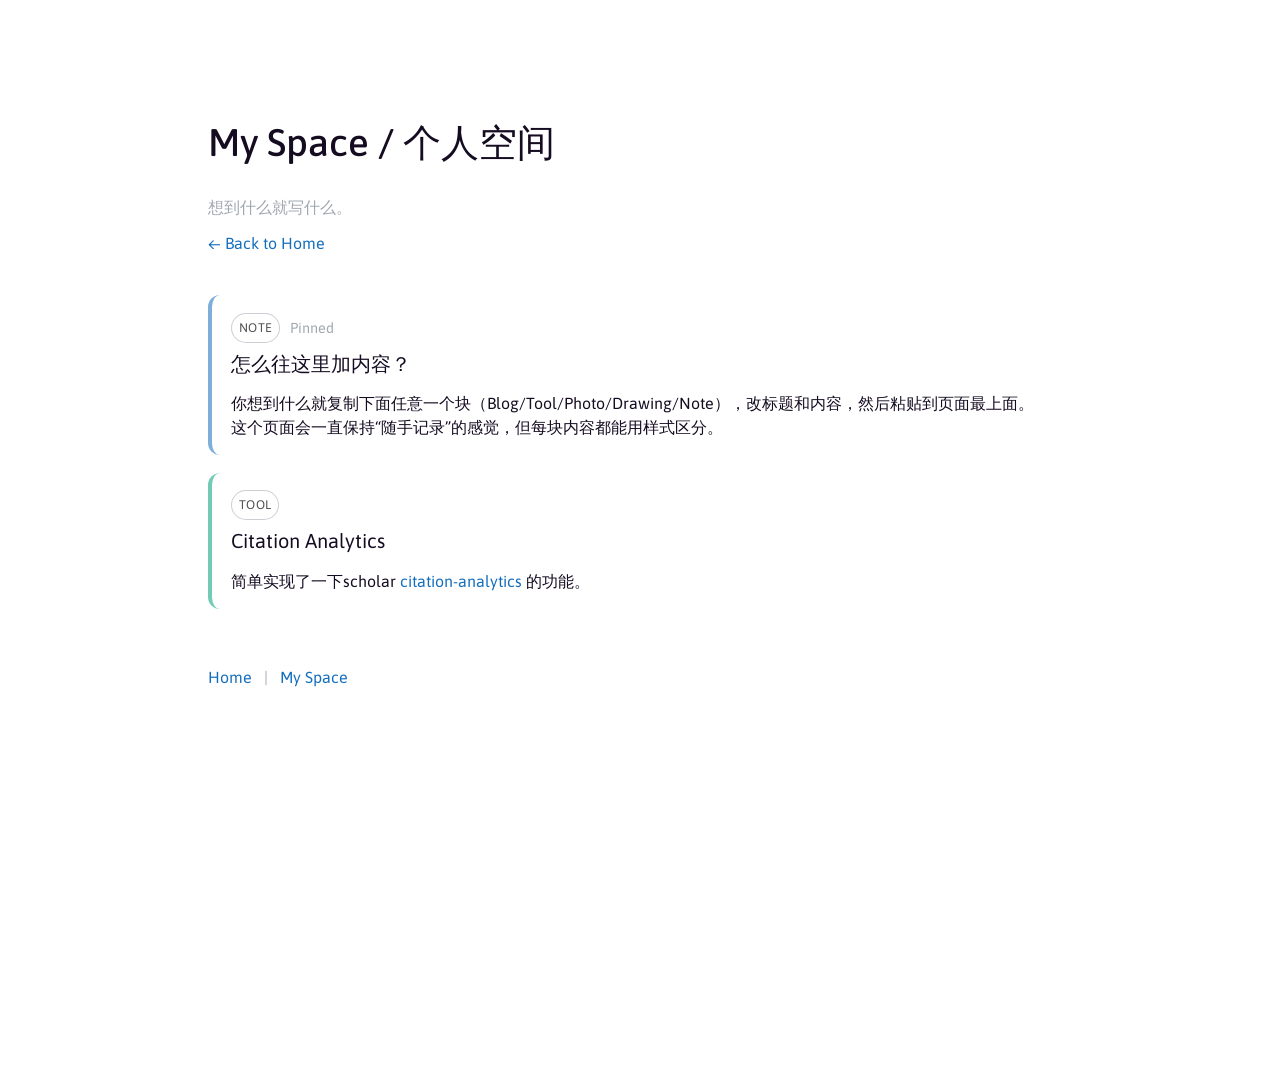
<file: space.html>
<!DOCTYPE HTML>
<html>
  <head>
    <title>My Space | 个人空间</title>
    <meta charset="utf-8" />
    <meta name="viewport" content="width=1000">

    <link rel="stylesheet" href="style.css">
    <link rel="preconnect" href="https://fonts.googleapis.com">
    <link rel="preconnect" href="https://fonts.gstatic.com" crossorigin>
    <link href="https://fonts.googleapis.com/css2?family=Asap:ital,wght@0,100;0,200;0,300;0,400;0,500;0,600;0,700;1,100;1,200;1,300;1,400;1,500;1,600;1,700&display=swap" rel="stylesheet">
  </head>

  <body id="body" class="space-page">
    <div id="main">
      <div class="space-header">
        <div>
          <h1>My Space / 个人空间</h1>
          <p class="space-subtitle">
            想到什么就写什么。
          </p>
          <p class="space-nav">
            <a href="index.html">← Back to Home</a>
          </p>
        </div>
      </div>

      <div class="space-stream">
        <!--
          用法（复制一块往下贴就行）：
          <section class="space-block is-note|is-blog|is-tool|is-photo|is-drawing">
            <div class="space-meta">
              <span class="space-pill">标签</span>
              <span class="space-date">2026-03-17</span>
            </div>
            <h2>标题</h2>
            <p>内容...</p>
          </section>
        -->

        <section class="space-block is-note">
          <div class="space-meta">
            <span class="space-pill">NOTE</span>
            <span class="space-date">Pinned</span>
          </div>
          <h2>怎么往这里加内容？</h2>
          <p>
            你想到什么就复制下面任意一个块（Blog/Tool/Photo/Drawing/Note），改标题和内容，然后粘贴到页面最上面。
            这个页面会一直保持“随手记录”的感觉，但每块内容都能用样式区分。
          </p>
        </section>
<!-- 
        <section class="space-block is-blog">
          <div class="space-meta">
            <span class="space-pill">BLOG</span>
            <span class="space-date">TODO</span>
          </div>
          <h2>第一篇：我为什么做这个“个人空间”</h2>
          <p>TODO：写几句动机、想记录什么、不想变成什么。</p>
        </section> -->

        <section class="space-block is-tool">
          <div class="space-meta">
            <span class="space-pill">TOOL</span>
          </div>
          <h2>Citation Analytics</h2>
          <p>
            简单实现了一下scholar <a href="html/citation-analytics.html">citation-analytics</a> 的功能。
          </p>
        </section>

        <!-- <section class="space-block is-photo">
          <div class="space-meta">
            <span class="space-pill">PHOTO</span>
            <span class="space-date">TODO</span>
          </div>
          <h2>摄影碎片</h2>
          <div class="space-media">
            <img src="" alt="A photo (placeholder)">
          </div>
          <p>TODO：一句话记录当时的光线/温度/心情。</p>
        </section>

        <section class="space-block is-drawing">
          <div class="space-meta">
            <span class="space-pill">DRAWING</span>
            <span class="space-date">TODO</span>
          </div>
          <h2>一张小画</h2>
          <p>TODO：放图或放一段过程/草稿想法。</p>
        </section>
      </div> -->

      <div id="footer" style="position: static; margin-top: 3em;">
        <div>
          <a href="index.html">Home</a> &nbsp;&nbsp;|&nbsp;&nbsp;
          <a href="space.html">My Space</a>
        </div>
      </div>
    </div>
  </body>
</html>
</file>
<file: style.css>
/* CSS Reset: http://meyerweb.com/eric/tools/css/reset */

html, body, div, span, applet, object, iframe,
h1, h2, h3, h4, h5, h6, p, blockquote, pre,
a, abbr, acronym, address, big, cite, code,
del, dfn, em, img, ins, kbd, q, s, samp,
small, strike, strong, sub, sup, tt, var,
b, u, i, center,
dl, dt, dd, ol, ul, li,
fieldset, form, label, legend,
table, caption, tbody, tfoot, thead, tr, th, td,
article, aside, canvas, details, embed, 
figure, figcaption, footer, header, hgroup, 
menu, nav, output, ruby, section, summary,
time, mark, audio, video {
  margin: 0;
  padding: 0;
  border: 0;
  font-size: 100%;
  font: inherit;
  vertical-align: baseline;
}
/* HTML5 display-role reset for older browsers */
article, aside, details, figcaption, figure, 
footer, header, hgroup, menu, nav, section {
  display: block;
}
body {
  line-height: 1;
}
ol, ul {
  list-style: none;
}
blockquote, q {
  quotes: none;
}
blockquote:before, blockquote:after,
q:before, q:after {
  content: '';
  content: none;
}
table {
  border-collapse: collapse;
  border-spacing: 0;
}

/**************************************************/

#body{
  font-family: 'Asap', roboto, sans-serif;
  font-size: 1em;
  line-height: 1.5em;
  color: #150c21;
}

#main {
  width: 54em;
  margin: 0px auto;
  position: relative;
  min-height: 100vh;
}

a {
  text-decoration: none;
  color: rgb(20, 110, 190);
}

a:hover {
  text-decoration: none;
  border-bottom: 1px solid rgb(20, 110, 190);
}

i {
  font-style: italic;
}

b {
  font-weight: 700;
}

h1 {
  font-size: 2.4em;
  line-height: 2.4em;
  font-weight: 500;
}

/**************************************************/
/* Profile image and description. */

#intro {
  padding-top: 6em;
  display: flex;
}

#intro-text {
  width: 40em;
  float: left;
}

#intro-image {
  margin: 2.7em 0 0 2em;
  width: 12em;
  height: 12em;
  float: left;
  overflow: hidden;
  border-radius: 1em;
}

#intro-image img {
  width: 12em;
}

#intro-image a:hover {
  border-bottom: none;
}

#intro-image a img {
  transition: transform 160ms ease, filter 160ms ease;
}

#intro-image a:hover img {
  transform: scale(1.02);
  filter: saturate(1.05);
}

/**************************************************/
/* Section buttons. */

#menu {
  display: flex;
}

.menu-item {
  float: left;
  margin-right: 2em;
}

h2 {
  font-size: 1.6em;
  line-height: 2.4em;
  margin-top: 0.5em;
  color: #a0a8b0;
}

.selected h2 {
  color: #150c21;
}

.button {
  display: inline-block;
  cursor: pointer;
  border: none;
  background: none;
  color: #a0a8b0;
  font-size: 1.6em;
  line-height: 2.4em;
  margin-top: 0.5em;
  margin-right: 1em;
  float: left;
  padding: 0;
}

.button:hover {
  color: #150c21;
}

.button:active,
.button.is-checked {
  color: #150c21;
}

.button-group:after {
  content: '';
  display: block;
  clear: both;
}

/**************************************************/
/* Isotope grid list of items. */

.grid {
  padding-bottom: 6em;
}

/* clear fix */
.grid:after {
  content: '';
  display: block;
  clear: both;
}

.description {
  margin-bottom: 1em;
}

.list-item {
  width: 100%;
  line-height: 1em;
  margin-top: 1em;
}

.list-item p.date {
  display: inline-block;
  width: 3em;
  color: #a0a8b0;
}


/**************************************************/
/* Gallery of 3 preview videos. */

.previews {
  display: grid;
  grid-template-columns: repeat(3, 1fr);
  gap: 10px;
  grid-auto-rows: minmax(100px, auto);
  height: 12.5em;
}

.previews video {
  border-radius: 5px;
}

.previews a:hover {
  border: none;
}

.preview1 {
  grid-column: 1;
  width: 100%;
}
.preview2 {
  grid-column: 2;
  width: 100%;
}
.preview3 {
  grid-column: 3;
  width: 100%;
}

/* .list-item.hobby {
  line-height: 1.8em;   
  margin-bottom: 10px;  
  /* width: 80%;   
} */

.rank, .inst {
  font-style: italic;
  color: #555;
  margin-left: 0.3em;
}

/**************************************************/
/* Buttons for showing more or less highlights. */

.toggle-button {
  margin-top: 1em;
}

.toggle-button a {
  color: #a0a8b0;
}

.toggle-button a:hover {
  color: rgb(20, 110, 190);
}

/**************************************************/
/* Publication details (thumbnail media, title, and description). */

.thumbnail {
/*  width: 21%;*/
  width: 18%;
  float: left;
  margin-right: 2%;
}

.thumbnail:hover {
  border-bottom: none;
}

.thumbnail img {
  margin-top: 0.4em;
  border-radius: 5px;
  width: 100%;
  height: 100%;
}

.thumbnail video {
  margin-top: 0.4em;
  border-radius: 5px;
  width: 100%;
  height: 100%;
}

h3 {
  font-size: 1em;
  line-height: 1.5em;
}

h3 a {
  color: #150c21;
}

h3 a:hover {
  color: rgb(20, 110, 190);
}

.publication {
  margin-bottom: 0.5em;
}

.publication strong {
  font-weight: 500;
  color: #000;   /* 或者用更深的颜色，突出显示 */
  text-decoration: underline; /* 下划线 */
  text-underline-offset: 2px;
}

.publication p {
  font-size: 1em;
  line-height: 1.5em;
  color: #a0a8b0;
}

.project-description {
  width: 80%;
  float: left;
}

/**************************************************/
/* Subtle footer at the bottom of the page. */

#footer {
  color: #a0a8b0;
  position: absolute;
  bottom: 0;
  line-height: 2.5em;
}

/**************************************************/
/* Personal space page */

.space-page #main {
  padding-top: 6em;
  padding-bottom: 6em;
}

.space-header {
  display: flex;
  justify-content: space-between;
  align-items: flex-start;
  gap: 2em;
  margin-bottom: 2.5em;
}

.space-subtitle {
  margin-top: 0.4em;
  color: #a0a8b0;
}

.space-nav {
  margin-top: 0.8em;
}

.space-avatar {
  width: 7.5em;
  height: 7.5em;
  overflow: hidden;
  border-radius: 1em;
  flex: 0 0 auto;
}

.space-avatar img {
  width: 100%;
  height: 100%;
  object-fit: cover;
}

.space-grid {
  display: grid;
  grid-template-columns: 1fr 1fr;
  gap: 1.25em;
}

.space-card {
  border: 1px solid rgba(160, 168, 176, 0.35);
  border-radius: 12px;
  padding: 1.2em 1.2em 1.1em;
  background: rgba(255, 255, 255, 0.7);
}

.space-card h2 {
  margin-top: 0;
}

.space-list {
  margin-top: 0.4em;
}

.space-list li {
  line-height: 1.6em;
  margin-top: 0.55em;
  color: #150c21;
}

.space-tag {
  display: inline-block;
  font-size: 0.8em;
  line-height: 1.2em;
  padding: 0.15em 0.45em;
  border-radius: 999px;
  border: 1px solid rgba(160, 168, 176, 0.6);
  color: #555;
  margin-right: 0.5em;
}

/* Stream-style blocks (freeform add-as-you-think layout) */

.space-stream {
  display: block;
  margin-top: 1.2em;
}

.space-block {
  border-left: 4px solid rgba(160, 168, 176, 0.45);
  background: rgba(255, 255, 255, 0.75);
  border-radius: 12px;
  padding: 1.1em 1.2em 1em;
  margin-top: 1.1em;
}

.space-block h2 {
  margin-top: 0.15em;
  font-size: 1.25em;
  line-height: 1.8em;
  color: #150c21;
}

.space-block p {
  color: #150c21;
  margin-top: 0.6em;
}

.space-meta {
  display: flex;
  align-items: center;
  gap: 0.6em;
  color: #a0a8b0;
}

.space-pill {
  display: inline-block;
  font-size: 0.78em;
  letter-spacing: 0.02em;
  padding: 0.15em 0.55em;
  border-radius: 999px;
  border: 1px solid rgba(160, 168, 176, 0.55);
  color: #555;
  background: rgba(255, 255, 255, 0.65);
}

.space-date {
  font-size: 0.9em;
}

.space-media {
  margin-top: 0.8em;
}

.space-media img {
  width: 100%;
  max-height: 22em;
  object-fit: cover;
  border-radius: 10px;
}

/* Variants: subtle color identity per content type */

.space-block.is-note {
  border-left-color: rgba(20, 110, 190, 0.55);
}

.space-block.is-blog {
  border-left-color: rgba(120, 90, 200, 0.55);
}

.space-block.is-tool {
  border-left-color: rgba(0, 160, 120, 0.55);
}

.space-block.is-photo {
  border-left-color: rgba(240, 160, 60, 0.6);
}

.space-block.is-drawing {
  border-left-color: rgba(220, 80, 120, 0.55);
}
</file>
